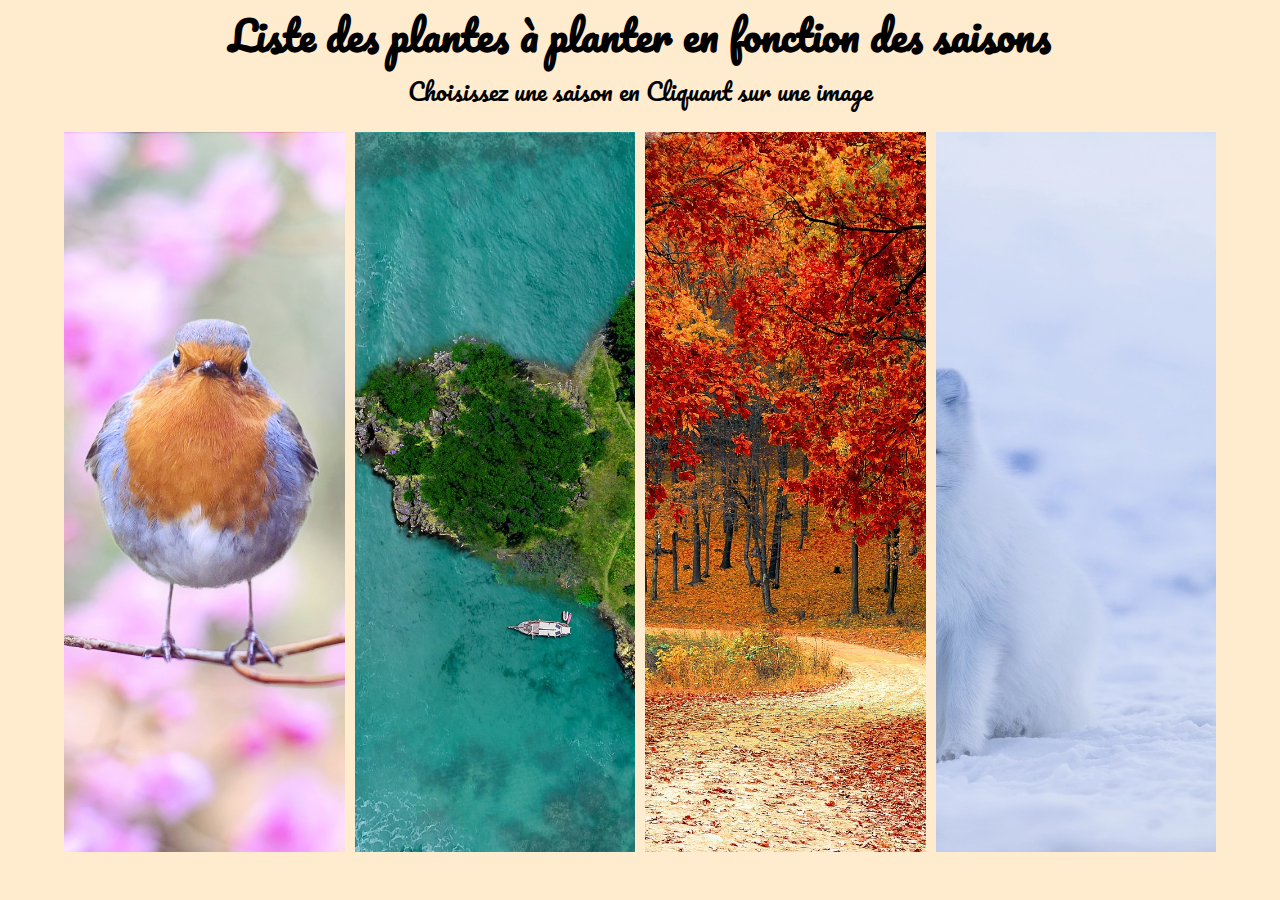
<file: index.html>
<!DOCTYPE html>
<html lang="en">
<head>
    <meta charset="UTF-8">
    <meta http-equiv="X-UA-Compatible" content="IE=edge">
    <meta name="viewport" content="width=device-width, initial-scale=1.0">
    <title>Ou souhaitez vous partir</title>
    <link rel="stylesheet" href="style.css">
   
</head>
<body>
    <div class="container">
        <h1>Liste des plantes à planter en fonction des saisons </h1>
        <p class="choisirSaison">Choisissez une saison en Cliquant sur une image</p>
        <a href="printemps.html">
            <div class="containerImage">
                <div class="containerPrintemps containerSaison">
                    <img src="img/imgIndex/printemps.jpg" alt="printemps">
                    <div class="textePrintemps textImage">
                        <h1 class="textImageH1">Printemps</h1>
                    </div>
                </div>
            </a>
            <a href="ete.html">
                <div class="containerEte containerSaison">
                    <img src="img/imgIndex/ete.jpg" alt="ete">
                    <div class="texteEte textImage">
                        <h1 class="textImageH1">Eté</h1>
                    </div>
                </div>
            </a>
            <a href="automne.html">
                <div class="containerAutomne containerSaison">
                    <img src="img/imgIndex/automne.jpg" alt="automne">
                    <div class="texteAutomne textImage">
                        <h1 class="textImageH1">Automne</h1>
                    </div>
                </div>
            </a> 
            <a href="hiver.html">
                <div class="containerHiver containerSaison">
                    <img src="img/imgIndex/hiver.jpg" alt="hiver">
                    <div class="texteHiver textImage">
                        <h1 class="textImageH1">Hiver</h1>
                    </div>
                </div>
            </a>
        </div>

    </div>
</body>
</html>
</file>
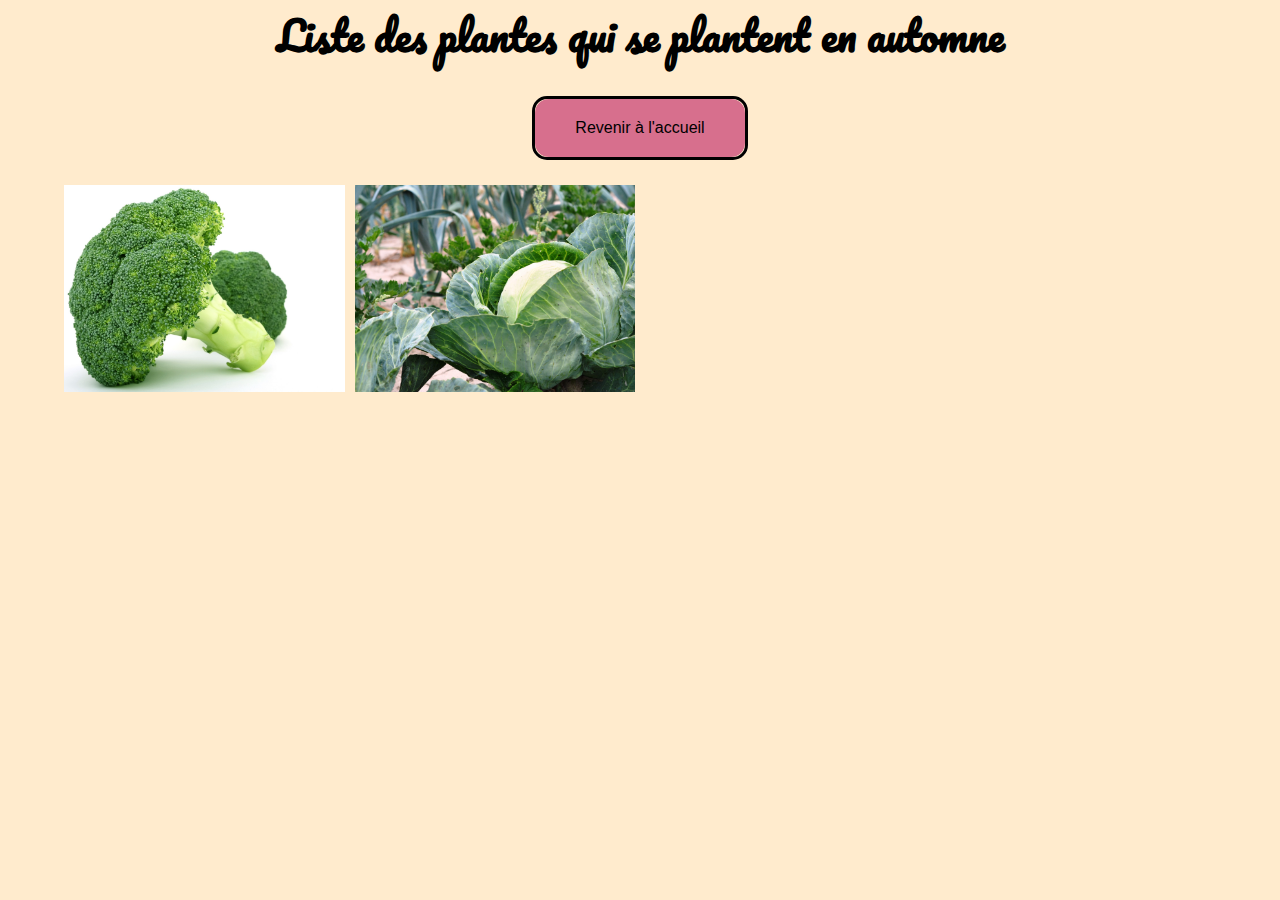
<file: automne.html>
<!DOCTYPE html>
<html lang="en">
<head>
    <meta charset="UTF-8">
    <meta http-equiv="X-UA-Compatible" content="IE=edge">
    <meta name="viewport" content="width=device-width, initial-scale=1.0">
    <title>Automne</title>
    <link rel="stylesheet" href="style.css">
</head>
<body>
    <div class="EnsembleurAutomne">
        <h1>Liste des plantes qui se plantent en automne</h1>
        <a class="boutonAutomne" href="index.html">Revenir à l'accueil</a>
        <div class="grandContainerAutomne">
            <div class="containerAutomnePageAutomne">
                <img class="imgAutomneBrocolis imgAutomne" src="img/imgAutomne/brocolis.jpg" alt="ail">
                <h1 class="titreH1AilAutomne titreH1Automne">Brocolis</h1>
            </div>
            <div class="containerAutomnePageAutomne">
                <img class="imgAutomne imgAutomne" src="img/imgAutomne/chouxFleurs.jpg" alt="oignon">
                <h1 class="titreH1ChouxFleursAutomne titreH1Automne">choux fleurs</h1>
            </div>
           
        </div>
        
        
    </div>
</body>
</html>
</file>
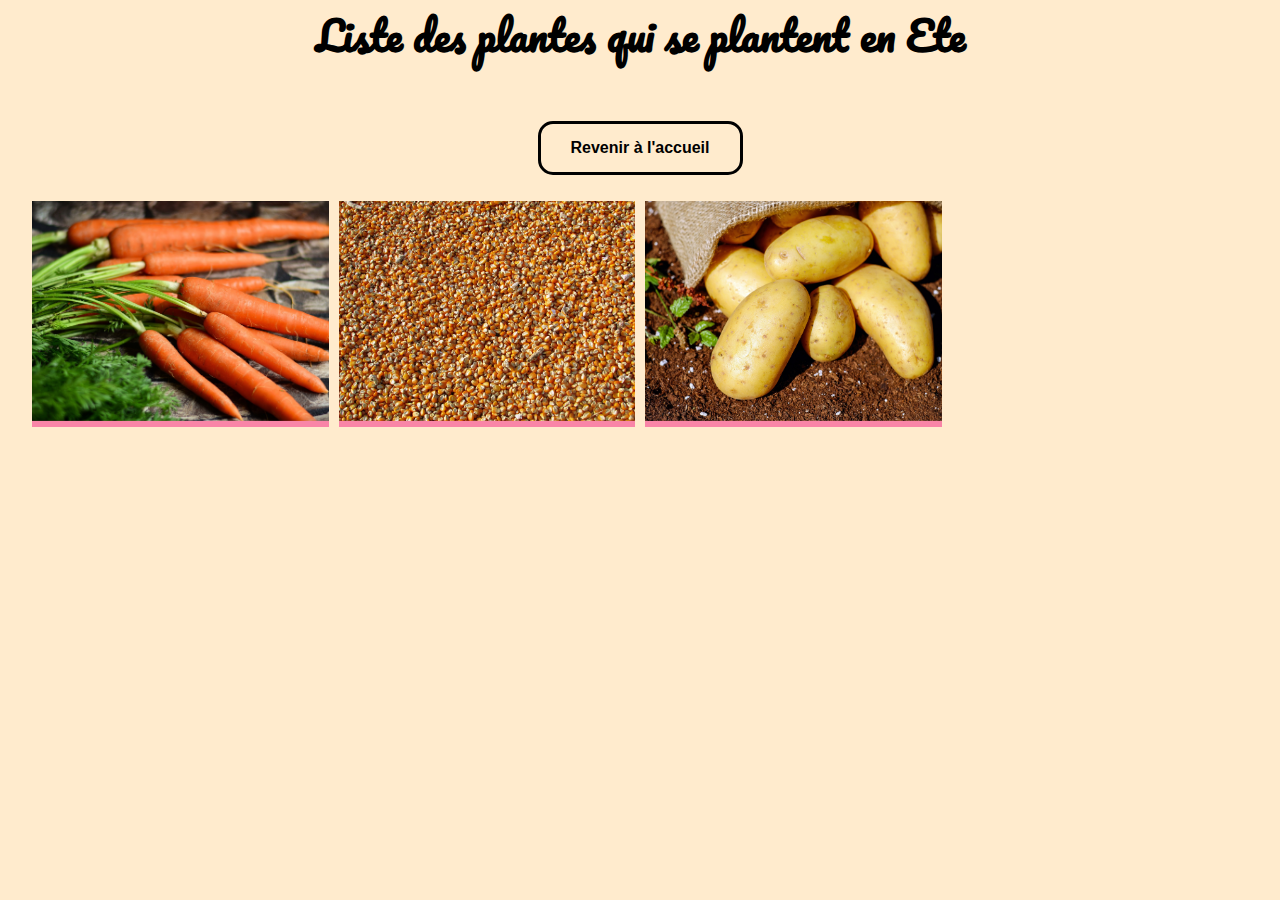
<file: ete.html>
<!DOCTYPE html>
<html lang="en">
<head>
    <meta charset="UTF-8">
    <meta http-equiv="X-UA-Compatible" content="IE=edge">
    <meta name="viewport" content="width=device-width, initial-scale=1.0">
    <title>Ete</title>
    <link rel="stylesheet" href="style.css">
</head>
<body class="EteBody">
    <div class="EnsembleurEte">
        <h1>Liste des plantes qui se plantent en Ete</h1>
        <a class="boutonEte" href="index.html">Revenir à l'accueil</a>
        <div class="grandContainerEte">
            <div class="containerEtePageEte">
                <img class="imgEteCarottes imgEte" src="img/imgEte/carottes.jpg" alt="carottes">
                <h1 class="titreH1CarottesEte titreH1Ete">Carottes</h1>
            </div>
            <div class="containerEtePageEte">
                <img class="imgEteMais imgEte" src="img/imgEte/mais.jpg" alt="mais">
                <h1 class="titreH1MaisEte titreH1Ete">Mais</h1>
            </div>
            <div class="containerEtePageEte">
                <img class="imgEtePommeDeTerre imgEte" src="img/imgEte/pommeDeTerre.jpg" alt="pommeDeTerre">
                <h1 class="titreH1PersilEte titreH1Ete">Pomme de terre</h1>
            </div>
           
        
        
    </div>
</body>
</html>
</file>
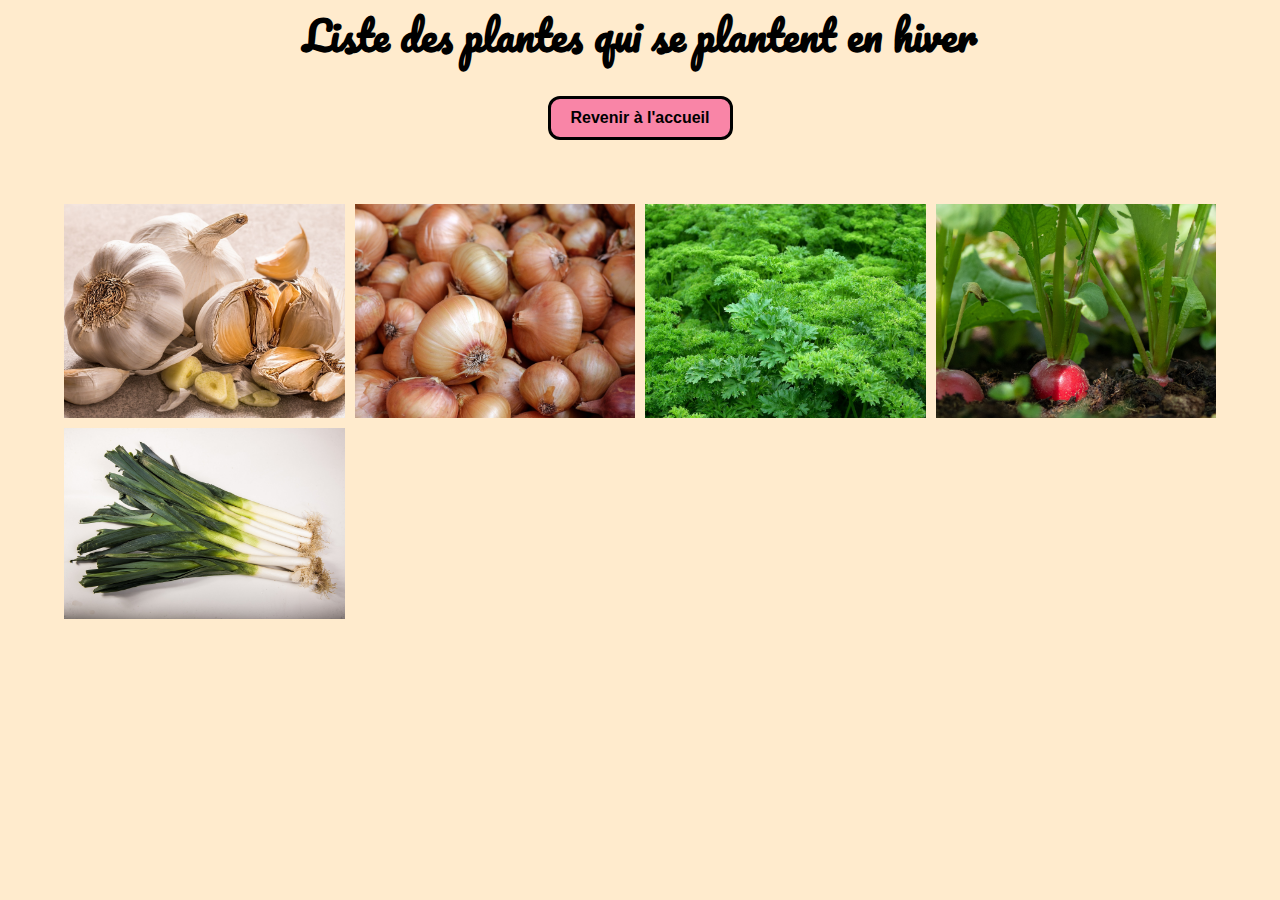
<file: hiver.html>
<!DOCTYPE html>
<html lang="en">
<head>
    <meta charset="UTF-8">
    <meta http-equiv="X-UA-Compatible" content="IE=edge">
    <meta name="viewport" content="width=device-width, initial-scale=1.0">
    <title>hiver</title>
    <link rel="stylesheet" href="style.css">
</head>
<body class="hiverBody">
    <div class="EnsembleurHiver">
        <h1>Liste des plantes qui se plantent en hiver</h1>
        <a class="boutonHiver" href="index.html">Revenir à l'accueil</a>
        <div class="grandContainerHiver">
            <div class="containerHiverPageHiver">
                <img class="imgHiverAil imgHiver" src="img/imgHiver/ail.jpg" alt="ail">
                <h1 class="titreH1AilHiver titreH1Hiver">Ail</h1>
            </div>
            <div class="containerHiverPageHiver">
                <img class="imgHiverOignons imgHiver" src="img/imgHiver/oignons.jpg" alt="oignon">
                <h1 class="titreH1OignonsHiver titreH1Hiver">Oignons</h1>
            </div>
            <div class="containerHiverPageHiver">
                <img class="imgHiverPersil imgHiver" src="img/imgHiver/persil.jpg" alt="persil">
                <h1 class="titreH1PersilHiver titreH1Hiver">Persil</h1>
            </div>
            <div class="containerHiverPageHiver">
                <img class="imgHiverRadis imgHiver" src="img/imgHiver/radis.jpg" alt="radis">
                <h1 class="titreH1RadisHiver titreH1Hiver">Radis</h1>
            </div>
            <div class="containerHiverPageHiver">
                <img class="imgHiverPoireaux imgHiver" src="img/imgHiver/poireaux.jpg" alt="poireaux">
                <h1 class="titreH1PoireauxHiver titreH1Hiver">Poireaux</h1>
            </div>
        </div>
        
        
    </div>
</body>
</html>
</file>
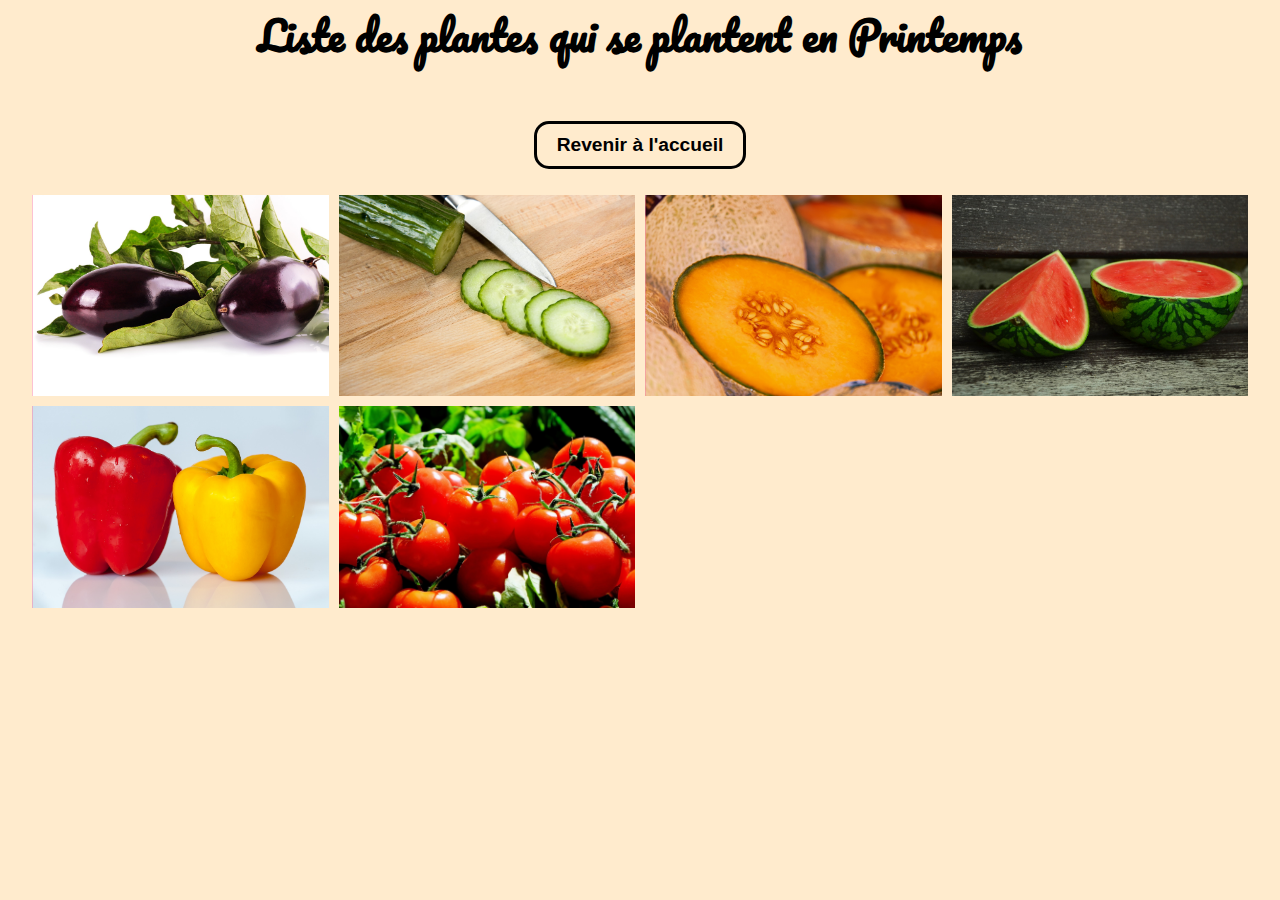
<file: printemps.html>
<!DOCTYPE html>
<html lang="en">
<head>
    <meta charset="UTF-8">
    <meta http-equiv="X-UA-Compatible" content="IE=edge">
    <meta name="viewport" content="width=device-width, initial-scale=1.0">
    <title>Printemps</title>
    <link rel="stylesheet" href="style.css">
</head>
<body class="PrintempsBody">
    <div class="EnsembleurPrintemps">
        <h1>Liste des plantes qui se plantent en Printemps</h1>
        <a class="boutonPrintemps" href="index.html">Revenir à l'accueil</a>
        <div class="grandContainerPrintemps">
            <div class="containerPrintempsPagePrintemps">
                <img class="imgPrintempAubergines imgPrintemps" src="img/imgPrintemps/aubergines.jpg" alt="aubergines">
                <h1 class="titreH1AuberginesPrintemps titreH1Printemps">Aubergines</h1>
            </div>
            <div class="containerPrintempsPagePrintemps">
                <img class="imgPrintempsConcombres imgPrintemps" src="img/imgPrintemps/concombres.jpg" alt="concombres">
                <h1 class="titreH1ConcombresPrintemps titreH1Printemps">Concombres</h1>
            </div>
            <div class="containerPrintempsPagePrintemps">
                <img class="imgPrintempsMelon imgPrintemps" src="img/imgPrintemps/melon.jpg" alt="melon">
                <h1 class="titreH1MelonPrintemps titreH1Printemps">Melon</h1>
            </div>
            <div class="containerPrintempsPagePrintemps">
                <img class="imgPrintempsPasteque imgPrintemps" src="img/imgPrintemps/pasteque.jpg" alt="pasteque">
                <h1 class="titreH1PastequePrintemps titreH1Printemps">Radis</h1>
            </div>
            <div class="containerPrintempsPagePrintemps">
                <img class="imgPrintempsPoivrons imgPrintemps" src="img/imgPrintemps/poivrons.jpg" alt="poivrons">
                <h1 class="titreH1PoivronsPrintemps titreH1Printemps">Poivrons</h1>
            </div>
            <div class="containerPrintempsPagePrintemps">
                <img class="imgPrintempsTomates imgPrintemps" src="img/imgPrintemps/tomates.jpg" alt="tomates">
                <h1 class="titreH1TomatesPrintemps titreH1Printemps">Tomates</h1>
            </div>
        </div>
        
        
    </div>
</body>
</html>
</file>
<file: style.css>
@import url('https://fonts.googleapis.com/css2?family=Pacifico&display=swap');

*{
    margin:0;
    padding:0;
    box-sizing:border-box;
}

body,.EnsembleurHiver{
    font-family: Arial, Helvetica, sans-serif;
    font-size:16px;  
    height:100vh;
    width:100%;
    background-color:blanchedalmond;
    
    
}



h1,.choisirSaison{
    font-family: 'Pacifico', cursive;
    text-align:center;
}

h1{
   
    font-size:2.5em;
}

.choisirSaison{

    font-size:1.5em;
    margin-bottom:20px;
}

div.containerImage{
    margin: 0 5%;
}

.containerImage{
  
    display:grid;
    grid-template-columns:repeat(4,1fr);
    grid-row-gap:10px;
    grid-column-gap:10px;
    justify-content:center;
    
  
}

img{
    width:100%;
    object-fit:cover;
    height: 100%;


}

.containerSaison{
    position:relative;
    cursor: pointer;
    height:80vh;
}

.textImage{
    position:absolute;
    top:0;
    left:0;
    width:100%;
    height:100%;
    display:flex;
    justify-content:center;
    align-items:center;  
    overflow:hidden;

}

.textImageH1{
    opacity:0;
    display:block;
    transform:translateY(-15px);
    transition:transform 0.5s;
    color:black;
}

.textImage:before{
    content:"";
    position:absolute;
    top:0;
    left:0;
    width:100%;
    height:100%;
    background-color:beige;
    opacity:0.5;
    transform:translateY(100%) ;
    transition:transform 0.3s;
}

.textImage:hover:before{
    transform:translateY(0) ;

}

.textImage:hover .textImageH1{
    transform:translateY(0px);
    opacity:1;
}

@media screen and (max-width:1000px){
    .containerImage{
        display: flex;
        flex-direction: column; 

    }

    .containerSaison{
        height:20vh;
    }

    /* img{
        height:50%;
       
    } */
}

/*Page Hiver*/

.EnsembleurHiver{
    display:flex;
    flex-direction:column;
    align-items: center;
}

.EnsembleurHiver h1{
    margin-bottom:2%;
    
}

.boutonHiver{
    
    text-decoration:none;
    border:3px solid black;
    padding:10px 20px;
    border-radius:12px;
    /* margin-top:10px;
    margin-left:2%; */
    font-size:1em;
    color:black;
    background-color:#f985a7;
    font-weight: bold;
    transition:all 0.5s;
    

}

.boutonHiver:hover{
    transform:scale(1.1);
    background-color:#d76f8d;
}

.grandContainerHiver{
    width:90%;
    display:grid;
    grid-template-columns: repeat(4, 1fr);
    grid-row-gap:10px;
    grid-column-gap:10px;
    margin-top:5%;
  
    
}

.imgHiver{
    width:100%;
    height:100%;
    object-fit: cover;
    cursor:pointer;
   
    transition:transform 0.5s;
    
}

.containerHiverPageHiver{
    position:relative;
    cursor:pointer;
    overflow:hidden;
    
}

.titreH1Hiver{
    position:absolute;
    top:0;
    left:0;
    width:100%; 
    height:100%;
    opacity:0;
    transition:opacity 0.6s;
}
.containerHiverPageHiver:hover .imgHiver{
    transform:scale(1.5);
}

.containerHiverPageHiver:hover .titreH1Hiver{
    opacity:1;
}

@media screen and (max-width:1180px){
    .grandContainerHiver{
        grid-template-columns: repeat(3, 1fr);
    }
}

@media screen and (max-width:886px){
    .grandContainerHiver{
        grid-template-columns: repeat(2, 1fr);
    }
}

@media screen and (max-width:620px){
    .grandContainerHiver{
        grid-template-columns: repeat(1, 1fr);
    }
}

/*----------------------------------------------------------------------------
----------------------------Page Automne----------------------------------------
----------------------------------------------------------------------*/

.EnsembleurAutomne,.EnsembleurPrintemps,.EnsembleurEte{
    display:flex;
    flex-direction:column;
    align-items: center;
}

.EnsembleurAutomne h1,.EnsembleurPrintemps h1,.EnsembleurEte h1{
    margin-bottom:2%;
}

.boutonAutomne{
    text-decoration: none;
    color:black;
    padding:20px 40px;
    border:3px solid black;
    margin-bottom:2%;
    border-radius:15px;
    position:relative;
    color:transparent;
    
}

.boutonAutomne:before{
    content:"Revenir à l'accueil";
    position:absolute;
    top:0;
    left:0;
    width:100%;
    height:100%;
    background-color:#d76f8d;
    transform:translate(-100%) rotate(360deg) scale(0);
    color:black;
    display:flex;
    justify-content:center;
    align-items:center;
    transition:all 0.3s;
    opacity:0;
    transition-delay:0.2s;
    border-radius:14px;
   
    
}


.boutonAutomne:hover:before{
    transform: translate(0) rotate(0deg)  scale(1);
    opacity:1;
}

.boutonAutomne:after{
    content:"Revenir à l'accueil";
    position:absolute;
    top:0;
    left:0;
    width:100%;
    height:100%;
    background-color:#d76f8d;
    border-radius:14px;
    color:black;
    display:flex;
    justify-content:center;
    align-items:center;
    transition:all 0.3s;
    
    
}

.boutonAutomne:hover:after{
    transform:translate(100%) rotate(360deg) scale(0);
    opacity:0;
}

.grandContainerAutomne{
    display:grid;
    justify-content:center;
    width:90%;
    grid-template-columns:repeat(4, 1fr);
    grid-row-gap:10px;
    grid-column-gap:10px;
}

.imgAutomne{
    width:100%;
    height: 100%;
    object-fit: cover;
    
}

.containerAutomnePageAutomne{
    position:relative;
    overflow:hidden;
    cursor:pointer;
}

.titreH1Automne{
    position:absolute;
    top:0;
    left:0;
    width:100%;
    height:100%;
    font-size:1.5em;
    display:flex;
    justify-content: center;
    overflow:hidden;
    /* color:#d76f8d; */
    align-items: center;
    cursor:pointer;
    color:white;
    opacity:0;
    transition:all 0.5s;
    background-color: rgb(0,0,0,0);
    
    transform:translateX(-100%);
 
}

/* .titreH1Automne:before{
    content:"";
    position:absolute;
    top:0;
    left:0;
    width:100%;
    height:100%;
    background-color: rgba(0,0,0,0.0);
    transform:translateX(-100%);
    transition:all 0.5s;

} */
/* .titreH1Automne:hover:before{
    
    
    
} */

.containerAutomnePageAutomne:hover .titreH1Automne{
   
    background-color:rgba(0,0,0,0.5);
    transform:translateX(0);
    opacity:1;
    font-weight:bold;
}





/* .containerAutomne:hover .titreH1Automne{
    opacity:1;
    
} */

@media screen and (max-width:1180px){
    .grandContainerAutomne{
        grid-template-columns: repeat(3, 1fr);
    }
}

@media screen and (max-width:886px){
    .grandContainerAutomne{
        grid-template-columns: repeat(2, 1fr);
    }
}

@media screen and (max-width:620px){
    .grandContainerAutomne{
        grid-template-columns: repeat(1, 1fr);
    }
}

/*--------------------------------------------------------------------------------------
----------------------------------Printemps---------------------------------------------
------------------------------------------------------------------------------------*/

.boutonPrintemps{
    text-decoration: none;
    margin:2%;
    color:black;
    border:3px solid black;
    padding:10px 20px;
    border-radius: 15px;
    position:relative;
    font-size:1.2em;
    font-weight: bold;
}

.boutonPrintemps:before{
    content:"Revenir à l'acceuil";
    position:absolute;
    top:0;
    left:0;
    width:100%;
    height:100%;
    border-radius:15px;
    transform-origin:top;
    transform:rotateX(270deg);
    background-color:white;
    transition:transform 0.3s;
    display:flex;
    justify-content:center;
    align-items:center;
    
}

.boutonPrintemps:after{
    content:"Revenir à l'acceuil";
    position:absolute;
    top:0;
    left:0;
    width:100%;
    height:100%;
    border-radius:15px;
    transform-origin:top;
    transform:rotateX(270deg);
    background-color:#f985a7;
    transition:transform 0.3s;
    transition-delay:0.2s;
    display:flex;
    justify-content:center;
    align-items:center;
    
}

.boutonPrintemps:hover:before{
    transform:rotate(0deg);
}

.boutonPrintemps:hover:after{
    transform:rotate(0deg);
}

.grandContainerPrintemps{
    display:grid;
    grid-template-columns:repeat(4,1fr);
    width:95%;
    grid-row-gap:10px;
    grid-column-gap:10px;
   
}

.containerPrintempsPagePrintemps{
    position:relative;
    overflow:hidden;
    cursor:pointer;
}

.titreH1Printemps{
    position:absolute;
    top:0;
    left:0;
    height:100%;
    width:100%;
    display:flex;
    justify-content:center;
    align-items:center;
    transform:translateX(-100%);
    background-color:#f985a7;
    color:white;
    transition:transform 0.5s;

}

.imgPrintempsMelon{
    width:100%;
    height:100%;
    transition:transform 0.5s;
}

.containerPrintempsPagePrintemps:hover .titreH1Printemps{
    transform:translateX(0);
}

.containerPrintempsPagePrintemps:hover .imgPrintempsMelon{
    transform:translateX(100%);
}

@media screen and (max-width:1180px){
    .grandContainerPrintemps{
        grid-template-columns: repeat(3, 1fr);
    }
}

@media screen and (max-width:886px){
    .grandContainerPrintemps{
        grid-template-columns: repeat(2, 1fr);
    }
}

@media screen and (max-width:620px){
    .grandContainerPrintemps{
        grid-template-columns: repeat(1, 1fr);
    }
}

/*--------------------------------------------------------------------------------------
----------------------------------Ete---------------------------------------------
------------------------------------------------------------------------------------*/

.boutonEte{
    text-decoration: none;
    color:black;
    font-weight:bold;
    padding:15px 30px;
    border:3px solid black;
    margin:2%;
    border-radius:15px;
    position:relative;
    overflow:hidden;
}

.boutonEte:before{
    content:"";
    position:absolute;
    top:0;
    left:0;
    width:100%;
    height:100%;
    background-color:#f985a7;
    border-radius:15px;
    transform:translate(-100%);
    transition:transform 0.5s;
    z-index:-1;
}

.boutonEte:hover:before{
    transform:translate(0);
}
.grandContainerEte{
    width:95%;
    height:110%;
    display:grid;
    grid-template-columns:repeat(4,1fr);
    grid-row-gap:10px;
    grid-column-gap:10px;
}

/* .imgEteCarottes{
    object-fit: cover;
    width:100%;
    
} */

.containerEtePageEte{
    position:relative;
    overflow:hidden;
    cursor:pointer;
}

.titreH1Ete{
    position:absolute;
    bottom:0;
    left:0;
    width:100%;
    height:30%;
    background-color:#f985a7;
    transform:translateY(100%);
    transition:transform 0.5s;
}

.containerEtePageEte:hover .titreH1Ete{
    transform:translateY(0);
}

@media screen and (max-width:1180px){
    .grandContainerEte{
        grid-template-columns: repeat(3, 1fr);
    }
}

@media screen and (max-width:886px){
    .grandContainerEte{
        grid-template-columns: repeat(2, 1fr);
    }
}

@media screen and (max-width:620px){
    .grandContainerEte{
        grid-template-columns: repeat(1, 1fr);
    }
}
</file>
